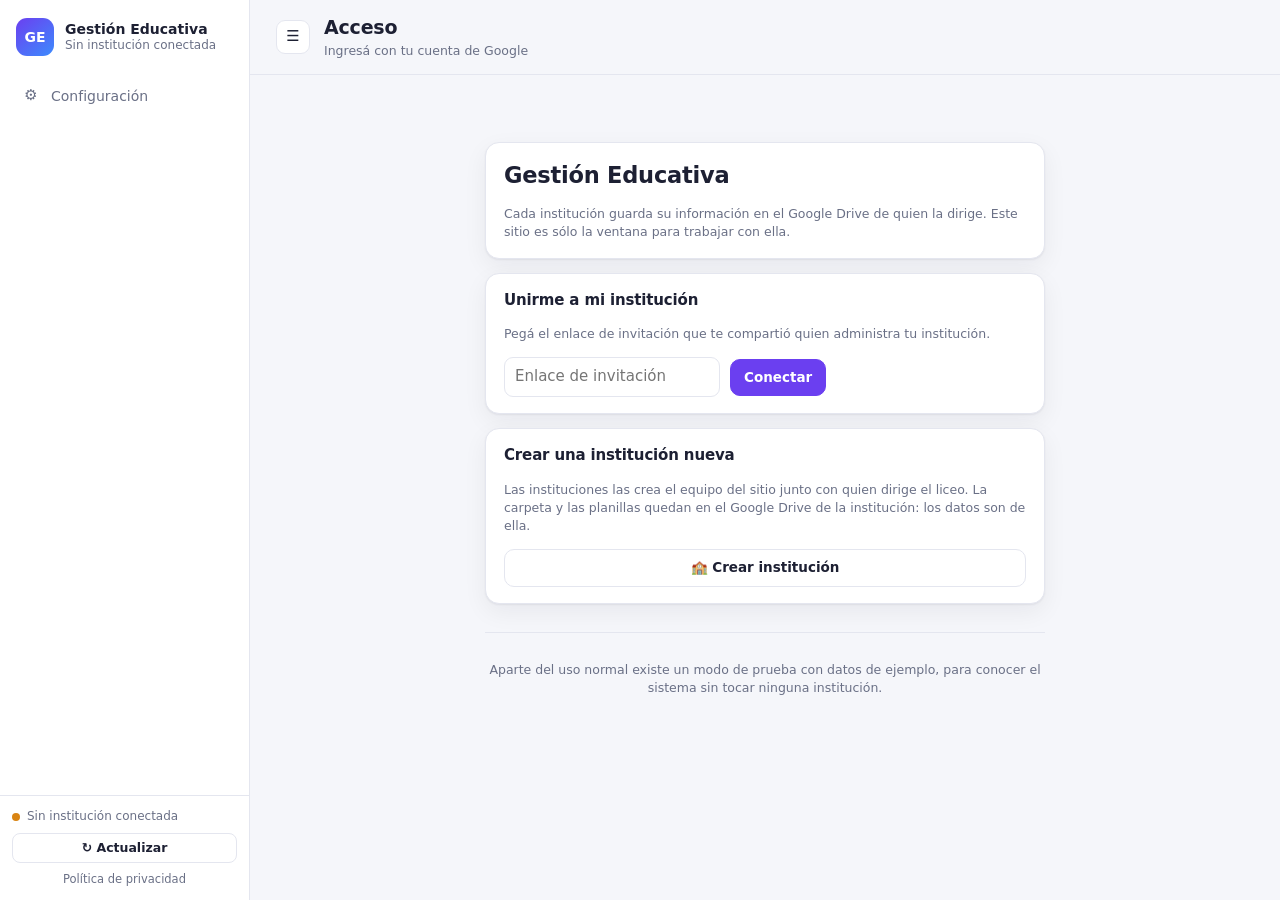
<file: index.html>
<!DOCTYPE html>
<html lang="es">
<head>
<meta charset="utf-8">
<meta name="viewport" content="width=device-width, initial-scale=1, viewport-fit=cover">
<title>Gestión Educativa – Liceo</title>
<meta name="description" content="Horarios institucionales, inasistencias docentes, coberturas y parte diario.">
<meta name="color-scheme" content="light dark">
<link rel="icon" href="data:image/svg+xml,<svg xmlns='http://www.w3.org/2000/svg' viewBox='0 0 100 100'><text y='.9em' font-size='90'>🏫</text></svg>">
<link rel="stylesheet" href="assets/css/styles.css">
</head>
<body>
<div id="app" class="app">

  <aside class="sidebar" id="sidebar">
    <div class="brand">
      <div class="brand-mark">GE</div>
      <div class="brand-text">
        <strong>Gestión Educativa</strong>
        <span id="brand-liceo">Liceo</span>
      </div>
    </div>

    <nav class="nav" id="nav">
      <a class="nav-item" href="#/inicio"        data-view="inicio"><span class="ico">🏠</span> Inicio</a>
      <a class="nav-item" href="#/inasistencias" data-view="inasistencias"><span class="ico">🔔</span> Inasistencias <span class="badge" id="badge-nuevas" hidden>0</span></a>
      <a class="nav-item" href="#/horarios"      data-view="horarios"><span class="ico">📅</span> Horarios</a>
      <a class="nav-item" href="#/coberturas"    data-view="coberturas"><span class="ico">🤝</span> Coberturas</a>
      <a class="nav-item" href="#/parte"         data-view="parte"><span class="ico">📝</span> Parte diario</a>
      <a class="nav-item" href="#/institucional" data-view="institucional"><span class="ico">🗂️</span> Horarios institucionales</a>
      <a class="nav-item" href="#/configuracion" data-view="configuracion"><span class="ico">⚙️</span> Configuración</a>
    </nav>

    <div class="sidebar-foot">
      <div class="conn" id="conn-state" title="Estado de la conexión con el backend">
        <span class="dot"></span><span class="conn-label">…</span>
      </div>
      <button class="btn btn-ghost btn-sm" id="btn-sync" type="button">↻ Actualizar</button>
      <a class="conn-label" href="privacidad.html" style="font-size:11.5px;color:var(--muted);text-align:center">Política de privacidad</a>
    </div>
  </aside>

  <div class="main">
    <div class="demo-banner" id="demo-banner" hidden>
      <span>🧪 <strong>Modo de prueba</strong> — datos de ejemplo guardados sólo en este navegador; ninguna institución real se toca.</span>
      <button class="btn btn-sm" id="btn-salir-demo" type="button">Salir del modo de prueba</button>
    </div>
    <header class="topbar">
      <button class="icon-btn only-mobile" id="btn-menu" type="button" aria-label="Menú">☰</button>
      <div class="topbar-title">
        <h1 id="view-title">Inicio</h1>
        <p id="view-sub"></p>
      </div>
      <div class="topbar-actions" id="topbar-actions"></div>
    </header>

    <main class="view" id="view" tabindex="-1"></main>
  </div>

</div>

<div class="scrim" id="scrim" hidden></div>
<div class="toasts" id="toasts" aria-live="polite"></div>
<div class="modal-host" id="modal-host" hidden></div>

<script type="module" src="assets/js/app.js"></script>
</body>
</html>
</file>
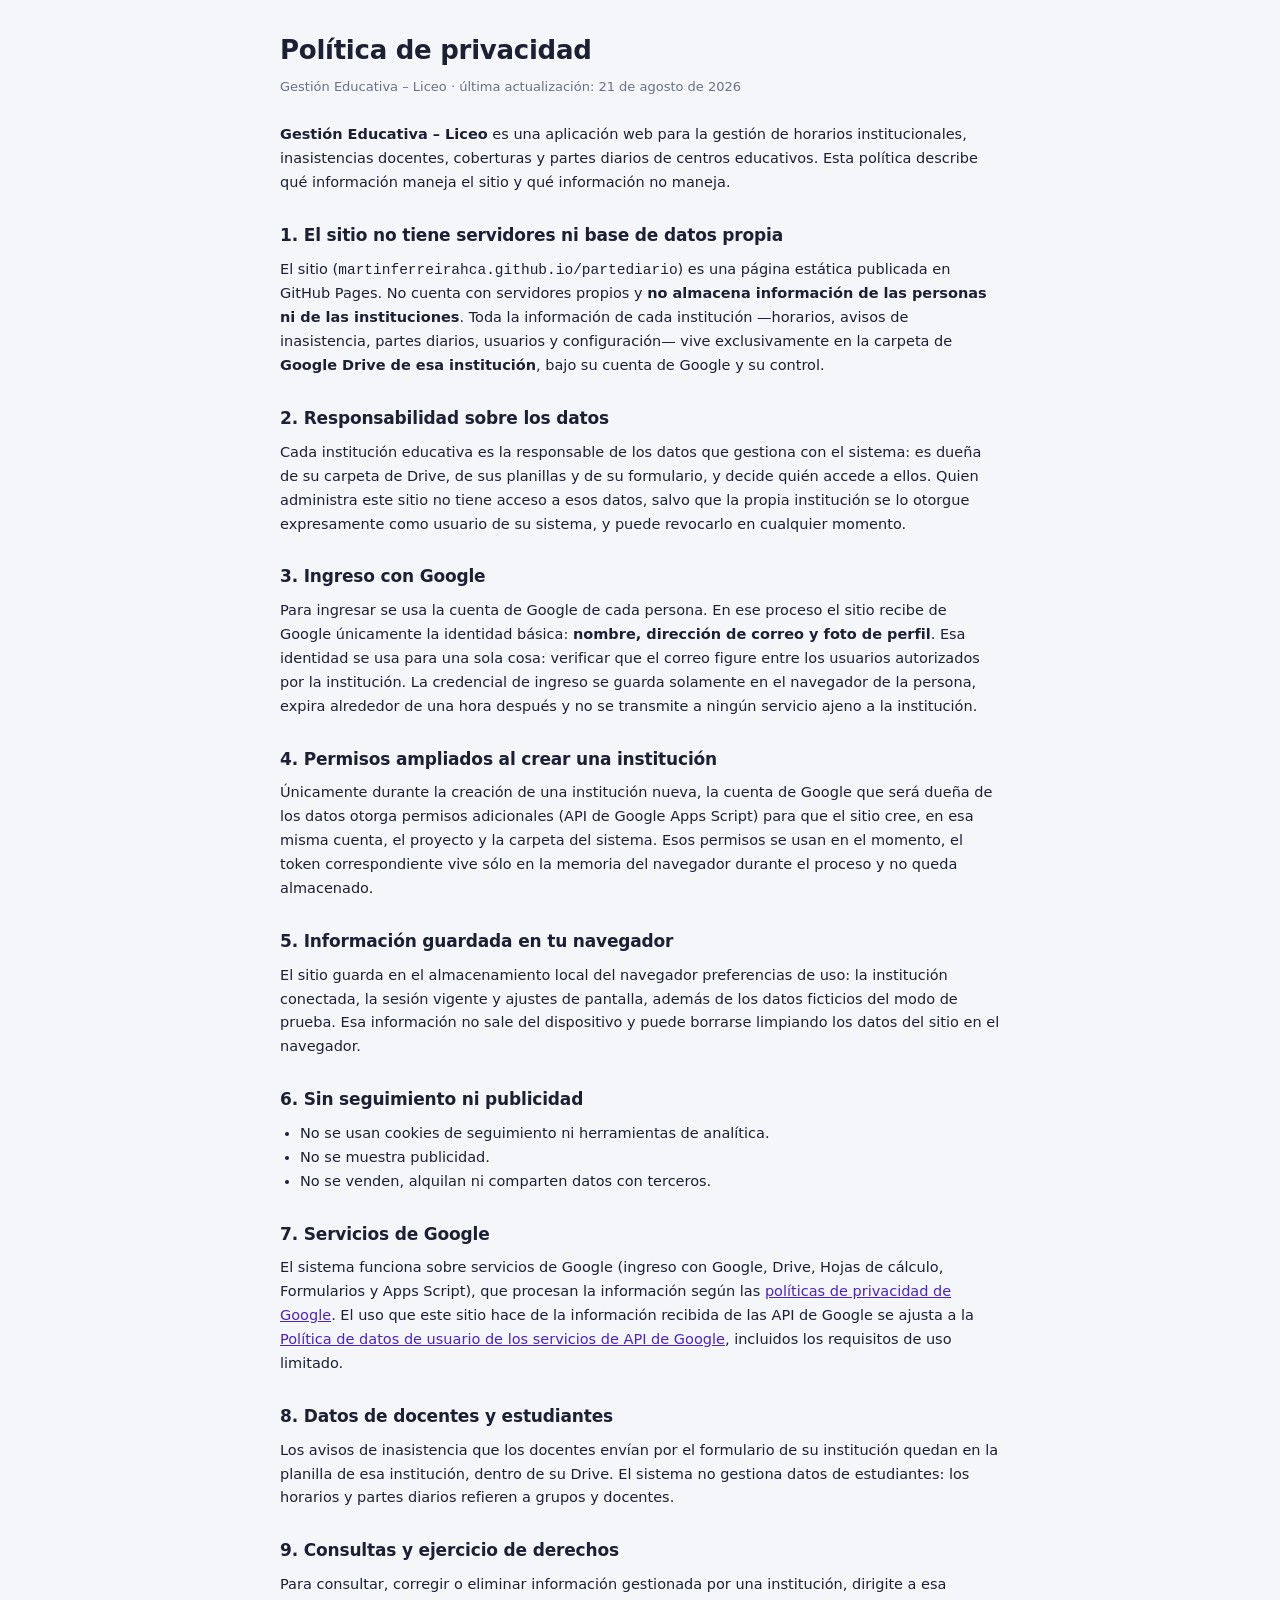
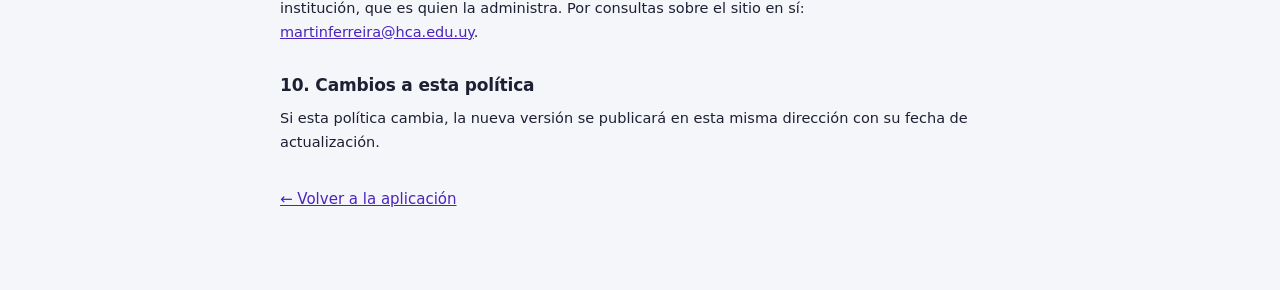
<file: privacidad.html>
<!DOCTYPE html>
<html lang="es">
<head>
<meta charset="utf-8">
<meta name="viewport" content="width=device-width, initial-scale=1">
<title>Política de privacidad · Gestión Educativa</title>
<meta name="description" content="Política de privacidad del sitio Gestión Educativa – Liceo.">
<meta name="color-scheme" content="light dark">
<link rel="icon" href="data:image/svg+xml,<svg xmlns='http://www.w3.org/2000/svg' viewBox='0 0 100 100'><text y='.9em' font-size='90'>🏫</text></svg>">
<link rel="stylesheet" href="assets/css/styles.css">
<style>
  .doc{max-width:760px;margin:0 auto;padding:32px 20px 80px}
  .doc header{margin-bottom:26px}
  .doc h1{font-size:26px;margin-bottom:6px}
  .doc h2{font-size:17px;margin:28px 0 10px}
  .doc p,.doc li{font-size:14.5px;line-height:1.65;color:var(--text)}
  .doc ul{padding-left:20px;margin:8px 0}
  .doc .fecha{color:var(--muted);font-size:13px}
  .doc a{color:var(--primary-ink);text-decoration:underline}
  .doc .volver{display:inline-block;margin-top:34px}
</style>
</head>
<body>
<main class="doc">
  <header>
    <h1>Política de privacidad</h1>
    <p class="fecha">Gestión Educativa – Liceo · última actualización: 21 de agosto de 2026</p>
  </header>

  <p><strong>Gestión Educativa – Liceo</strong> es una aplicación web para la gestión de horarios
  institucionales, inasistencias docentes, coberturas y partes diarios de centros educativos.
  Esta política describe qué información maneja el sitio y qué información no maneja.</p>

  <h2>1. El sitio no tiene servidores ni base de datos propia</h2>
  <p>El sitio (<code>martinferreirahca.github.io/partediario</code>) es una página estática publicada
  en GitHub Pages. No cuenta con servidores propios y <strong>no almacena información de las personas
  ni de las instituciones</strong>. Toda la información de cada institución —horarios, avisos de
  inasistencia, partes diarios, usuarios y configuración— vive exclusivamente en la carpeta de
  <strong>Google Drive de esa institución</strong>, bajo su cuenta de Google y su control.</p>

  <h2>2. Responsabilidad sobre los datos</h2>
  <p>Cada institución educativa es la responsable de los datos que gestiona con el sistema: es dueña
  de su carpeta de Drive, de sus planillas y de su formulario, y decide quién accede a ellos.
  Quien administra este sitio no tiene acceso a esos datos, salvo que la propia institución se lo
  otorgue expresamente como usuario de su sistema, y puede revocarlo en cualquier momento.</p>

  <h2>3. Ingreso con Google</h2>
  <p>Para ingresar se usa la cuenta de Google de cada persona. En ese proceso el sitio recibe de
  Google únicamente la identidad básica: <strong>nombre, dirección de correo y foto de perfil</strong>.
  Esa identidad se usa para una sola cosa: verificar que el correo figure entre los usuarios
  autorizados por la institución. La credencial de ingreso se guarda solamente en el navegador de la
  persona, expira alrededor de una hora después y no se transmite a ningún servicio ajeno a la
  institución.</p>

  <h2>4. Permisos ampliados al crear una institución</h2>
  <p>Únicamente durante la creación de una institución nueva, la cuenta de Google que será dueña de
  los datos otorga permisos adicionales (API de Google Apps Script) para que el sitio cree, en esa
  misma cuenta, el proyecto y la carpeta del sistema. Esos permisos se usan en el momento, el token
  correspondiente vive sólo en la memoria del navegador durante el proceso y no queda almacenado.</p>

  <h2>5. Información guardada en tu navegador</h2>
  <p>El sitio guarda en el almacenamiento local del navegador preferencias de uso: la institución
  conectada, la sesión vigente y ajustes de pantalla, además de los datos ficticios del modo de
  prueba. Esa información no sale del dispositivo y puede borrarse limpiando los datos del sitio en
  el navegador.</p>

  <h2>6. Sin seguimiento ni publicidad</h2>
  <ul>
    <li>No se usan cookies de seguimiento ni herramientas de analítica.</li>
    <li>No se muestra publicidad.</li>
    <li>No se venden, alquilan ni comparten datos con terceros.</li>
  </ul>

  <h2>7. Servicios de Google</h2>
  <p>El sistema funciona sobre servicios de Google (ingreso con Google, Drive, Hojas de cálculo,
  Formularios y Apps Script), que procesan la información según las
  <a href="https://policies.google.com/privacy" target="_blank" rel="noopener">políticas de privacidad de Google</a>.
  El uso que este sitio hace de la información recibida de las API de Google se ajusta a la
  <a href="https://developers.google.com/terms/api-services-user-data-policy" target="_blank" rel="noopener">Política de datos de usuario de los servicios de API de Google</a>,
  incluidos los requisitos de uso limitado.</p>

  <h2>8. Datos de docentes y estudiantes</h2>
  <p>Los avisos de inasistencia que los docentes envían por el formulario de su institución quedan en
  la planilla de esa institución, dentro de su Drive. El sistema no gestiona datos de estudiantes:
  los horarios y partes diarios refieren a grupos y docentes.</p>

  <h2>9. Consultas y ejercicio de derechos</h2>
  <p>Para consultar, corregir o eliminar información gestionada por una institución, dirigite a esa
  institución, que es quien la administra. Por consultas sobre el sitio en sí:
  <a href="mailto:martinferreira@hca.edu.uy">martinferreira@hca.edu.uy</a>.</p>

  <h2>10. Cambios a esta política</h2>
  <p>Si esta política cambia, la nueva versión se publicará en esta misma dirección con su fecha de
  actualización.</p>

  <a class="volver" href="./">← Volver a la aplicación</a>
</main>
</body>
</html>
</file>
<file: assets/css/styles.css>
/* ============================================================
   Gestión Educativa – Liceo · hoja de estilos única
   ============================================================ */

:root{
  --bg:#f5f6fa;
  --surface:#ffffff;
  --surface-2:#fafbff;
  --border:#e4e6ef;
  --text:#1d2033;
  --muted:#6a7086;
  --primary:#6b3ff0;
  --primary-soft:#efe9ff;
  --primary-ink:#4a24bd;
  --green:#129a5a;
  --green-soft:#e4f7ed;
  --amber:#d98413;
  --amber-soft:#fdf1de;
  --red:#dc3355;
  --red-soft:#fdeaee;
  --blue:#2a6fdb;
  --blue-soft:#e8f0fd;
  --shadow:0 1px 2px rgba(21,24,40,.06), 0 8px 24px rgba(21,24,40,.06);
  --radius:14px;
  --radius-sm:9px;
  --sidebar-w:250px;
  --font:"Segoe UI", system-ui, -apple-system, Roboto, "Helvetica Neue", Arial, sans-serif;
}

@media (prefers-color-scheme: dark){
  :root:not([data-theme="light"]){
    --bg:#14161f;
    --surface:#1c1f2b;
    --surface-2:#232636;
    --border:#2e3243;
    --text:#e9eaf2;
    --muted:#9aa0b8;
    --primary:#9a7bff;
    --primary-soft:#2b2450;
    --primary-ink:#c7b6ff;
    --green:#3fd08a;   --green-soft:#173327;
    --amber:#f0b154;   --amber-soft:#3a2d17;
    --red:#ff6d8a;     --red-soft:#3a1f28;
    --blue:#79a9ff;    --blue-soft:#1b2740;
    --shadow:0 1px 2px rgba(0,0,0,.3), 0 8px 24px rgba(0,0,0,.35);
  }
}

*{box-sizing:border-box}
html,body{height:100%}
body{
  margin:0; background:var(--bg); color:var(--text);
  font-family:var(--font); font-size:15px; line-height:1.45;
  -webkit-text-size-adjust:100%;
}
h1,h2,h3,h4{margin:0; font-weight:650; letter-spacing:-.01em}
p{margin:0}
a{color:inherit; text-decoration:none}
button,input,select,textarea{font:inherit; color:inherit}

/* ---------- layout ---------- */
.app{display:flex; min-height:100%}
.sidebar{
  width:var(--sidebar-w); flex:0 0 var(--sidebar-w);
  background:var(--surface); border-right:1px solid var(--border);
  display:flex; flex-direction:column; position:sticky; top:0; height:100vh;
}
.main{flex:1; min-width:0; display:flex; flex-direction:column}
.view{padding:22px 26px 60px; max-width:1240px; width:100%; outline:none}

.brand{display:flex; gap:11px; align-items:center; padding:18px 16px 14px}
.brand-mark{
  width:38px;height:38px;border-radius:11px;display:grid;place-items:center;
  background:linear-gradient(140deg,var(--primary),#3d8bfd); color:#fff; font-weight:800; font-size:14px;
}
.brand-text{display:flex; flex-direction:column; line-height:1.2; min-width:0}
.brand-text strong{font-size:14px}
.brand-text span{font-size:12px; color:var(--muted); white-space:nowrap; overflow:hidden; text-overflow:ellipsis}

.nav{display:flex; flex-direction:column; gap:2px; padding:6px 10px; overflow:auto}
.nav-item[hidden]{display:none}
.nav-item{
  display:flex; align-items:center; gap:10px; padding:9px 11px; border-radius:10px;
  color:var(--muted); font-size:14px; font-weight:500;
}
.nav-item .ico{font-size:15px; width:20px; text-align:center}
.nav-item:hover{background:var(--surface-2); color:var(--text)}
.nav-item.active{background:var(--primary-soft); color:var(--primary-ink); font-weight:650}
.badge{
  margin-left:auto; background:var(--red); color:#fff; border-radius:999px;
  font-size:11px; font-weight:700; padding:1px 7px; min-width:20px; text-align:center;
}
.sidebar-foot{margin-top:auto; padding:12px; border-top:1px solid var(--border); display:flex; flex-direction:column; gap:8px}
.conn{display:flex; align-items:center; gap:7px; font-size:12px; color:var(--muted)}
.conn .dot{width:8px;height:8px;border-radius:50%;background:var(--muted)}
.conn.ok .dot{background:var(--green)}
.conn.demo .dot{background:var(--amber)}
.conn.error .dot{background:var(--red)}

.demo-banner[hidden]{display:none}
.demo-banner{
  display:flex; align-items:center; gap:12px; flex-wrap:wrap; justify-content:space-between;
  padding:9px 26px; font-size:13px;
  background:var(--amber-soft); color:var(--amber);
  border-bottom:1px solid color-mix(in srgb, var(--amber) 35%, transparent);
}
.demo-banner strong{color:inherit}

.topbar{
  position:sticky; top:0; z-index:20; display:flex; align-items:center; gap:14px;
  padding:14px 26px; background:color-mix(in srgb, var(--bg) 88%, transparent);
  backdrop-filter:blur(8px); border-bottom:1px solid var(--border);
}
.topbar-title h1{font-size:19px}
.topbar-title p{font-size:12.5px; color:var(--muted)}
.topbar-actions{margin-left:auto; display:flex; gap:8px; flex-wrap:wrap; justify-content:flex-end}
.only-mobile{display:none}

/* ---------- controles ---------- */
.btn{
  display:inline-flex; align-items:center; gap:7px; justify-content:center;
  border:1px solid var(--border); background:var(--surface); color:var(--text);
  padding:8px 13px; border-radius:10px; cursor:pointer; font-size:13.5px; font-weight:600;
  transition:background .15s, border-color .15s, transform .05s;
}
.btn:hover{background:var(--surface-2)}
.btn:active{transform:translateY(1px)}
.btn-primary{background:var(--primary); border-color:var(--primary); color:#fff}
.btn-primary:hover{background:var(--primary-ink); border-color:var(--primary-ink)}
.btn-ghost{background:transparent}
.btn-danger{color:var(--red); border-color:color-mix(in srgb, var(--red) 35%, var(--border))}
.btn-danger:hover{background:var(--red-soft)}
.btn-sm{padding:5px 9px; font-size:12.5px; border-radius:8px}
.btn[disabled]{opacity:.5; cursor:not-allowed}
.icon-btn{
  border:1px solid var(--border); background:var(--surface); border-radius:9px;
  width:34px;height:34px; display:inline-grid; place-items:center; cursor:pointer; font-size:15px;
  vertical-align:middle;
}
.icon-btn:hover{background:var(--surface-2)}
.icon-btn.plain{border-color:transparent; background:transparent; width:30px;height:30px}

input[type=text],input[type=date],input[type=number],input[type=url],input[type=time],select,textarea{
  width:100%; padding:8px 10px; border:1px solid var(--border); border-radius:var(--radius-sm);
  background:var(--surface); outline:none;
}
input:focus,select:focus,textarea:focus{border-color:var(--primary); box-shadow:0 0 0 3px var(--primary-soft)}
textarea{min-height:74px; resize:vertical}
label.field{display:flex; flex-direction:column; gap:5px; font-size:12.5px; color:var(--muted); font-weight:600}
label.field > span:first-child{color:var(--muted)}
.req{color:var(--red)}

.tabs{display:inline-flex; gap:3px; background:var(--surface-2); border:1px solid var(--border); padding:3px; border-radius:11px}
.tab{padding:6px 14px; border-radius:8px; font-size:13px; font-weight:600; color:var(--muted); cursor:pointer; border:0; background:transparent}
.tab.active{background:var(--surface); color:var(--text); box-shadow:var(--shadow)}

.toolbar{display:flex; gap:10px; align-items:flex-end; flex-wrap:wrap; margin-bottom:16px}
.toolbar .grow{flex:1; min-width:160px}

/* ---------- superficies ---------- */
.card{background:var(--surface); border:1px solid var(--border); border-radius:var(--radius); box-shadow:var(--shadow)}
.card-pad{padding:16px 18px}
.card-head{display:flex; align-items:center; gap:10px; padding:14px 18px; border-bottom:1px solid var(--border)}
.card-head h2{font-size:15px}
.card-head .spacer{margin-left:auto}
.grid{display:grid; gap:14px}
.grid-4{grid-template-columns:repeat(4,minmax(0,1fr))}
.grid-3{grid-template-columns:repeat(3,minmax(0,1fr))}
.grid-2{grid-template-columns:repeat(2,minmax(0,1fr))}
.stack{display:flex; flex-direction:column; gap:14px}
.row{display:flex; gap:10px; align-items:center; flex-wrap:wrap}

.stat{padding:15px 17px}
.stat .k{font-size:12px; color:var(--muted); font-weight:600; text-transform:uppercase; letter-spacing:.04em}
.stat .v{font-size:30px; font-weight:750; line-height:1.15; margin-top:4px}
.stat .s{font-size:12.5px; color:var(--muted)}
.stat.accent{background:linear-gradient(160deg,var(--primary-soft),var(--surface))}

.chip{display:inline-flex; align-items:center; gap:5px; padding:2px 9px; border-radius:999px; font-size:12px; font-weight:650; background:var(--surface-2); border:1px solid var(--border); color:var(--muted)}
.chip.new{background:var(--red-soft); color:var(--red); border-color:transparent}
.chip.ok{background:var(--green-soft); color:var(--green); border-color:transparent}
.chip.warn{background:var(--amber-soft); color:var(--amber); border-color:transparent}
.chip.info{background:var(--blue-soft); color:var(--blue); border-color:transparent}
.chip.pri{background:var(--primary-soft); color:var(--primary-ink); border-color:transparent}

.empty{padding:38px 20px; text-align:center; color:var(--muted)}
.empty .big{font-size:30px; display:block; margin-bottom:8px}
.muted{color:var(--muted)}
.small{font-size:12.5px}
.mono{font-variant-numeric:tabular-nums}
.hint{font-size:12.5px; color:var(--muted)}
.sep{height:1px; background:var(--border); margin:14px 0}

/* ---------- tablas ---------- */
.table-wrap{overflow-x:auto}
table.tbl{width:100%; border-collapse:collapse; font-size:13.5px}
table.tbl th,table.tbl td{padding:9px 12px; text-align:left; border-bottom:1px solid var(--border); vertical-align:middle}
table.tbl th{font-size:11.5px; text-transform:uppercase; letter-spacing:.05em; color:var(--muted); font-weight:700; background:var(--surface-2); position:sticky; top:0}
table.tbl tbody tr:hover{background:var(--surface-2)}
table.tbl td.actions{white-space:nowrap; text-align:right}
table.tbl tr.editable td[contenteditable]{outline:none}
table.tbl tr.editable td[contenteditable]:focus{background:var(--primary-soft); border-radius:6px}

/* ---------- inasistencias ---------- */
.list{display:flex; flex-direction:column; gap:10px}
.item{
  background:var(--surface); border:1px solid var(--border); border-left:4px solid var(--border);
  border-radius:var(--radius); padding:13px 15px; box-shadow:var(--shadow);
}
.item.nueva{border-left-color:var(--red); background:linear-gradient(100deg,var(--red-soft),var(--surface) 55%)}
.item.revisada{border-left-color:var(--green)}
.item-head{display:flex; align-items:center; gap:9px; flex-wrap:wrap}
.item-head strong{font-size:15px}
.item-body{margin-top:7px; font-size:13.5px; color:var(--muted); display:flex; flex-wrap:wrap; gap:6px 16px}
.item-actions{margin-top:11px; display:flex; gap:7px; flex-wrap:wrap}
.clases{margin-top:9px; display:flex; flex-wrap:wrap; gap:6px}
.clase-pill{
  display:inline-flex; gap:6px; align-items:center; background:var(--surface-2);
  border:1px solid var(--border); border-radius:9px; padding:4px 9px; font-size:12.5px;
}
.clase-pill b{font-weight:700}

/* ---------- grilla de horarios ---------- */
.grid-horario{border-collapse:separate; border-spacing:3px; width:100%; font-size:12px}
.grid-horario th{
  background:var(--surface-2); border-radius:8px; padding:6px 5px; color:var(--muted);
  font-size:11px; font-weight:700; text-align:center; white-space:nowrap;
}
.grid-horario th.hcol{min-width:104px}
.grid-horario td{padding:0; height:52px}
.grid-horario td.grp{
  background:var(--surface-2); border-radius:8px; text-align:center; font-weight:700;
  font-size:12.5px; width:64px; white-space:nowrap;
}
.celda{
  height:100%; border-radius:8px; padding:5px 6px; display:flex; flex-direction:column; justify-content:center;
  gap:2px; cursor:pointer; border:1px solid transparent; overflow:hidden;
}
.celda:hover{border-color:var(--primary)}
.celda .m{font-weight:700; line-height:1.15; font-size:11.5px}
.celda .d{color:var(--muted); font-size:11px; line-height:1.15; overflow:hidden; text-overflow:ellipsis; white-space:nowrap}
.celda.vacia{background:transparent; border:1px dashed var(--border); color:var(--muted); align-items:center; opacity:.55}
.celda.vacia:hover{opacity:1}
.celda.ausente{outline:2px dashed var(--red); outline-offset:-2px}

/* ---------- modal ---------- */
.modal-host[hidden]{display:none}
.modal-host{position:fixed; inset:0; z-index:60; display:grid; place-items:center; padding:16px; background:rgba(16,18,30,.45)}
.modal{
  background:var(--surface); border:1px solid var(--border); border-radius:16px; width:min(620px,100%);
  max-height:88vh; display:flex; flex-direction:column; box-shadow:0 24px 70px rgba(10,12,25,.35);
}
.modal.wide{width:min(880px,100%)}
.modal-head{display:flex; align-items:center; gap:10px; padding:15px 18px; border-bottom:1px solid var(--border)}
.modal-head h3{font-size:16px}
.modal-head .spacer{margin-left:auto}
.modal-body{padding:16px 18px; overflow:auto}
.modal-foot{display:flex; gap:9px; justify-content:flex-end; padding:13px 18px; border-top:1px solid var(--border)}

.scrim{position:fixed; inset:0; background:rgba(16,18,30,.45); z-index:29}

/* ---------- toasts ---------- */
.toasts{position:fixed; right:16px; bottom:16px; z-index:80; display:flex; flex-direction:column; gap:8px; max-width:min(360px,92vw)}
.toast{
  background:var(--surface); border:1px solid var(--border); border-left:4px solid var(--primary);
  border-radius:11px; padding:11px 13px; box-shadow:var(--shadow); font-size:13.5px;
  animation:slidein .18s ease-out;
}
.toast.ok{border-left-color:var(--green)}
.toast.err{border-left-color:var(--red)}
.toast.warn{border-left-color:var(--amber)}
@keyframes slidein{from{opacity:0; transform:translateY(8px)}to{opacity:1; transform:none}}

/* ---------- dropzone ---------- */
.drop{
  border:2px dashed var(--border); border-radius:var(--radius); padding:26px; text-align:center;
  color:var(--muted); background:var(--surface-2); cursor:pointer;
}
.drop.over{border-color:var(--primary); background:var(--primary-soft); color:var(--primary-ink)}

.anio-card{padding:15px 16px; display:flex; flex-direction:column; gap:9px}
.anio-card.activo{border-color:var(--green); box-shadow:0 0 0 3px var(--green-soft)}
.anio-card .y{font-size:26px; font-weight:750}

.preview-tbl{font-size:12px; max-height:280px; overflow:auto; border:1px solid var(--border); border-radius:10px}
.preview-tbl table{width:100%; border-collapse:collapse}
.preview-tbl td,.preview-tbl th{padding:4px 7px; border-bottom:1px solid var(--border); white-space:nowrap}

/* ---------- responsive ---------- */
@media (max-width:980px){
  .grid-4{grid-template-columns:repeat(2,minmax(0,1fr))}
  .grid-3{grid-template-columns:repeat(2,minmax(0,1fr))}
}
@media (max-width:760px){
  .only-mobile{display:grid}
  .sidebar{
    position:fixed; z-index:30; left:0; top:0; transform:translateX(-100%);
    transition:transform .2s ease; box-shadow:var(--shadow);
  }
  .sidebar.open{transform:none}
  .view{padding:16px 14px 60px}
  .demo-banner[hidden]{display:none}
.demo-banner{
  display:flex; align-items:center; gap:12px; flex-wrap:wrap; justify-content:space-between;
  padding:9px 26px; font-size:13px;
  background:var(--amber-soft); color:var(--amber);
  border-bottom:1px solid color-mix(in srgb, var(--amber) 35%, transparent);
}
.demo-banner strong{color:inherit}

.topbar{padding:12px 14px}
  .grid-2,.grid-3,.grid-4{grid-template-columns:1fr}
}

/* ---------- impresión (parte diario → PDF) ---------- */
@media print{
  .sidebar,.topbar,.toolbar,.no-print,.item-actions,td.actions,th.actions{display:none !important}
  body{background:#fff}
  .view{padding:0; max-width:none}
  .card{box-shadow:none; border:0}
  table.tbl th{background:#eee !important; color:#000}
  .print-only{display:block !important}
}
.print-only{display:none}
</file>
